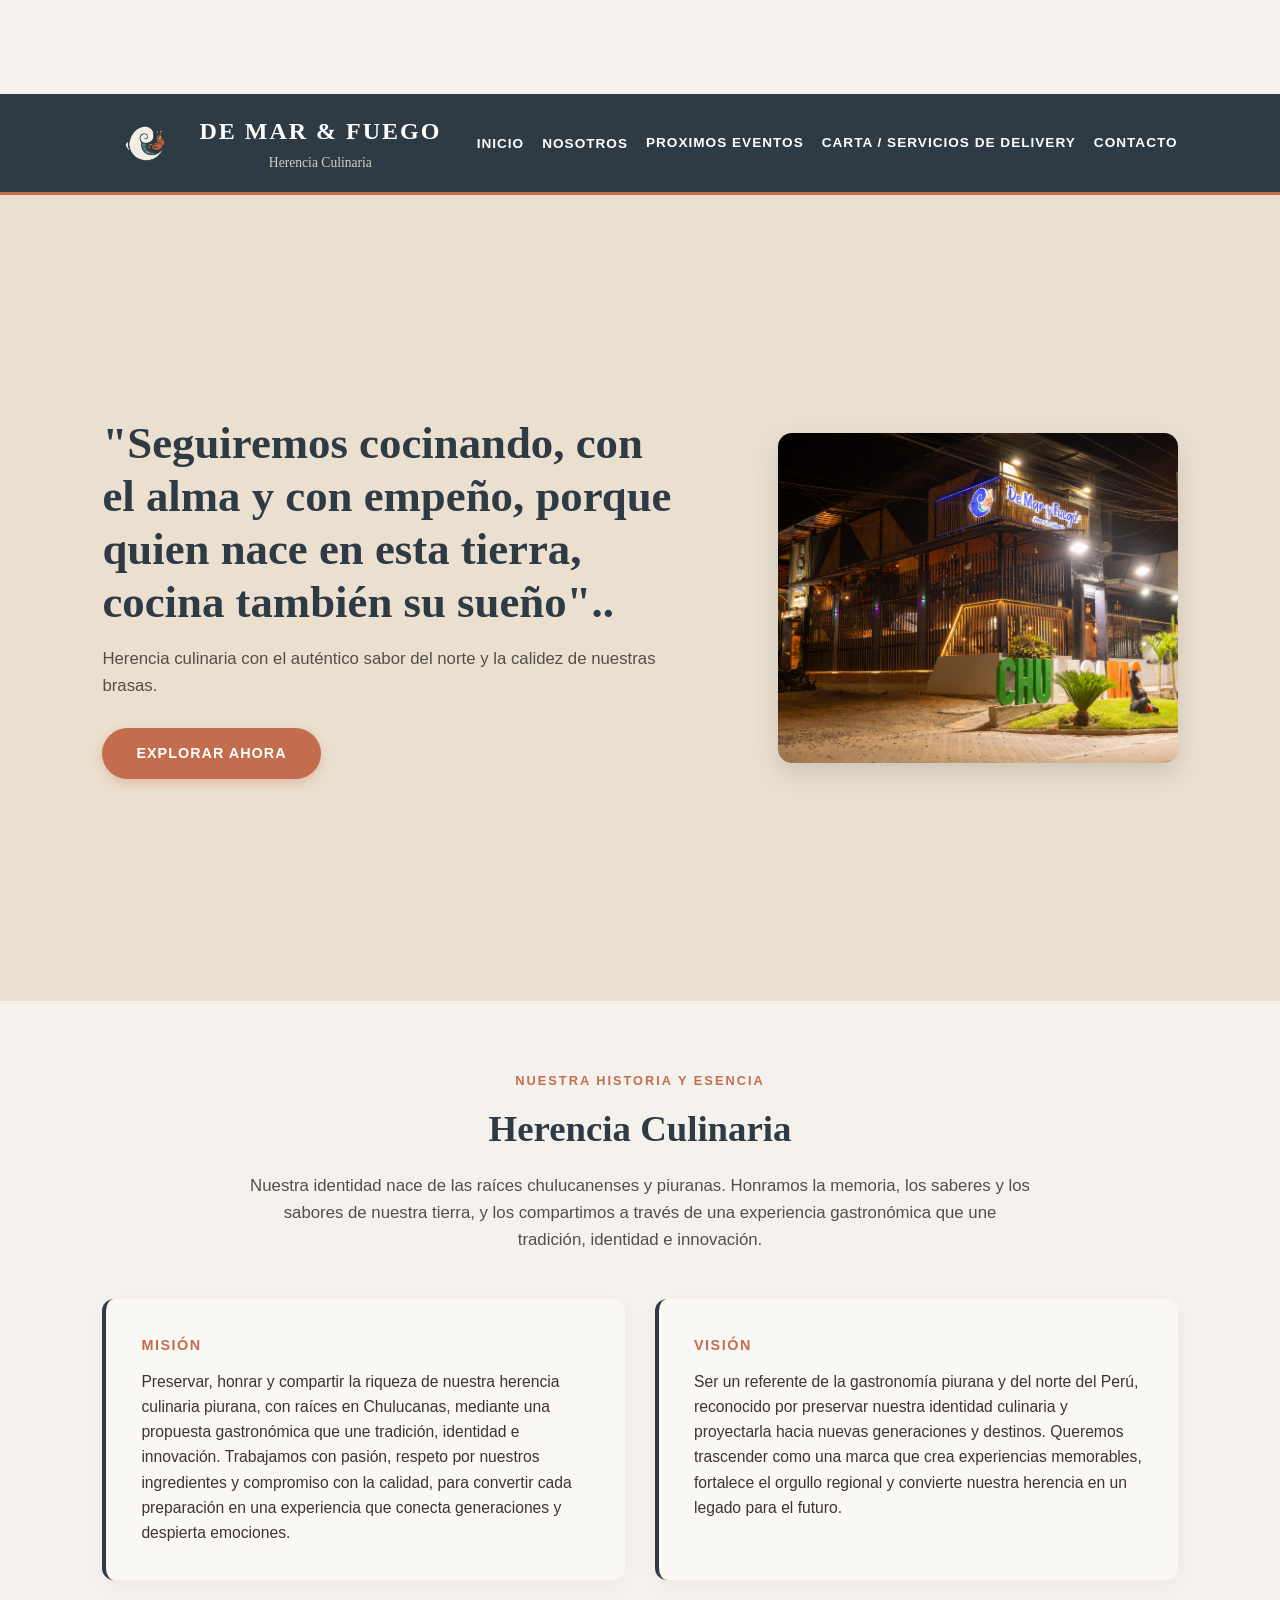
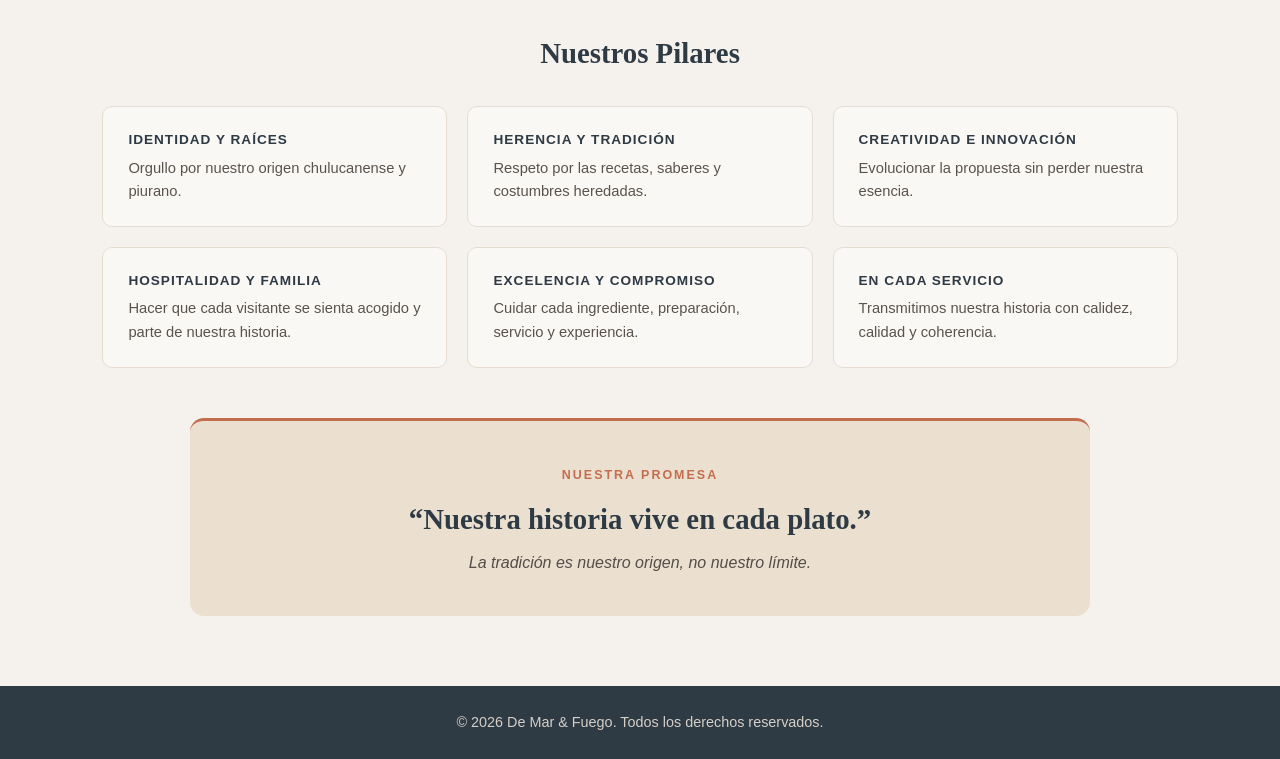
<file: index.html>
<!DOCTYPE html>
<html lang="es">
<head>
  <meta charset="UTF-8">
  <meta name="viewport" content="width=device-width, initial-scale=1.0">
  <title>De Mar & Fuego | Herencia Culinaria</title>
  <link rel="stylesheet" href="main.css">

  <!-- Tarjeta de vista previa para WhatsApp y redes sociales -->
  <meta property="og:title" content="De Mar & Fuego - Herencia Culinaria">
  <meta property="og:description" content="Auténtica gastronomía norteña y amazónica en Castilla, Piura. Carta online, delivery, reservas y eventos.">
   <meta property="og:image" content="https://github.io">
  <meta property="og:url" content="https://github.io">

  <meta property="og:type" content="website">
</head>


  <!-- Barra de navegación -->
  <header>
    <div class="logo">
      <img src="image_b817d377.jpg" alt="Ícono De Mar y Fuego" class="logo-icono">
      <div class="logo-texto">
        <h1>DE MAR & FUEGO</h1>
        <span>Herencia Culinaria</span>
      </div>
    </div>

    <nav>
      <ul>
        <li><a href="#inicio">INICIO</a></li>
        <li><a href="#nosotros">NOSOTROS</a></li>
        <a href="eventos.html">PROXIMOS EVENTOS</a>

        <!-- En tu menú de navegación -->
<a href="carta.html">CARTA / SERVICIOS DE DELIVERY</a>

        <!-- En tu menú de navegación -->
<a href="contacto.html">CONTACTO</a>

      </ul>
    </nav>
  </header>

    <!-- Sección Inicio estilo Editorial con Mosaico -->
    <!-- Sección Principal Dividida (Hero) -->
  <section id="inicio" class="hero-dividido">
    <div class="hero-texto">
      <h2>"Seguiremos cocinando, con el alma y con empeño,
porque quien nace en esta tierra, cocina también su sueño"..</h2>
      <p>Herencia culinaria con el auténtico sabor del norte y la calidez de nuestras brasas.</p>
      <!-- Reemplaza tu botón actual por este enlace -->
<a href="experiencias.html" class="btn-explorar">
  EXPLORAR AHORA
</a>

    </div>
    <div class="hero-imagen">
      <img src="DSC06377.jpg" alt="Restaurante De Mar y Fuego en Castilla, Piura">
    </div>
  </section>

  <section id="nosotros" class="seccion-nosotros">
    
    <!-- Concepto de Marca -->
    <div class="nosotros-cabecera">
      <span class="subtitulo-seccion">NUESTRA HISTORIA Y ESENCIA</span>
      <h2>Herencia Culinaria</h2>
      <p>Nuestra identidad nace de las raíces chulucanenses y piuranas. Honramos la memoria, los saberes y los sabores de nuestra tierra, y los compartimos a través de una experiencia gastronómica que une tradición, identidad e innovación.</p>
    </div>

    <!-- Misión y Visión -->
    <div class="tarjetas-grid dos-columnas mision-vision">
      <div class="tarjeta-identidad">
        <h4>MISIÓN</h4>
        <p>Preservar, honrar y compartir la riqueza de nuestra herencia culinaria piurana, con raíces en Chulucanas, mediante una propuesta gastronómica que une tradición, identidad e innovación. Trabajamos con pasión, respeto por nuestros ingredientes y compromiso con la calidad, para convertir cada preparación en una experiencia que conecta generaciones y despierta emociones.</p>
      </div>

      <div class="tarjeta-identidad">
        <h4>VISIÓN</h4>
        <p>Ser un referente de la gastronomía piurana y del norte del Perú, reconocido por preservar nuestra identidad culinaria y proyectarla hacia nuevas generaciones y destinos. Queremos trascender como una marca que crea experiencias memorables, fortalece el orgullo regional y convierte nuestra herencia en un legado para el futuro.</p>
      </div>
    </div>

    <!-- Nuestros Pilares -->
    <div class="pilares-bloque">
      <h3 class="titulo-pilares">Nuestros Pilares</h3>
      <div class="pilares-grid">
        <div class="pilar-item">
          <h5>IDENTIDAD Y RAÍCES</h5>
          <p>Orgullo por nuestro origen chulucanense y piurano.</p>
        </div>
        <div class="pilar-item">
          <h5>HERENCIA Y TRADICIÓN</h5>
          <p>Respeto por las recetas, saberes y costumbres heredadas.</p>
        </div>
        <div class="pilar-item">
          <h5>CREATIVIDAD E INNOVACIÓN</h5>
          <p>Evolucionar la propuesta sin perder nuestra esencia.</p>
        </div>
        <div class="pilar-item">
          <h5>HOSPITALIDAD Y FAMILIA</h5>
          <p>Hacer que cada visitante se sienta acogido y parte de nuestra historia.</p>
        </div>
        <div class="pilar-item">
          <h5>EXCELENCIA Y COMPROMISO</h5>
          <p>Cuidar cada ingrediente, preparación, servicio y experiencia.</p>
        </div>
        <div class="pilar-item">
          <h5>EN CADA SERVICIO</h5>
          <p>Transmitimos nuestra historia con calidez, calidad y coherencia.</p>
        </div>
      </div>
    </div>

    <!-- Nuestra Promesa -->
    <div class="promesa-banner">
      <span>NUESTRA PROMESA</span>
      <blockquote>“Nuestra historia vive en cada plato.”</blockquote>
      <p>La tradición es nuestro origen, no nuestro límite.</p>
    </div>

  </section>


  <!-- Pie de página -->
  <footer>
    <p>&copy; 2026 De Mar & Fuego. Todos los derechos reservados.</p>
  </footer>

</body>
</html>
</file>
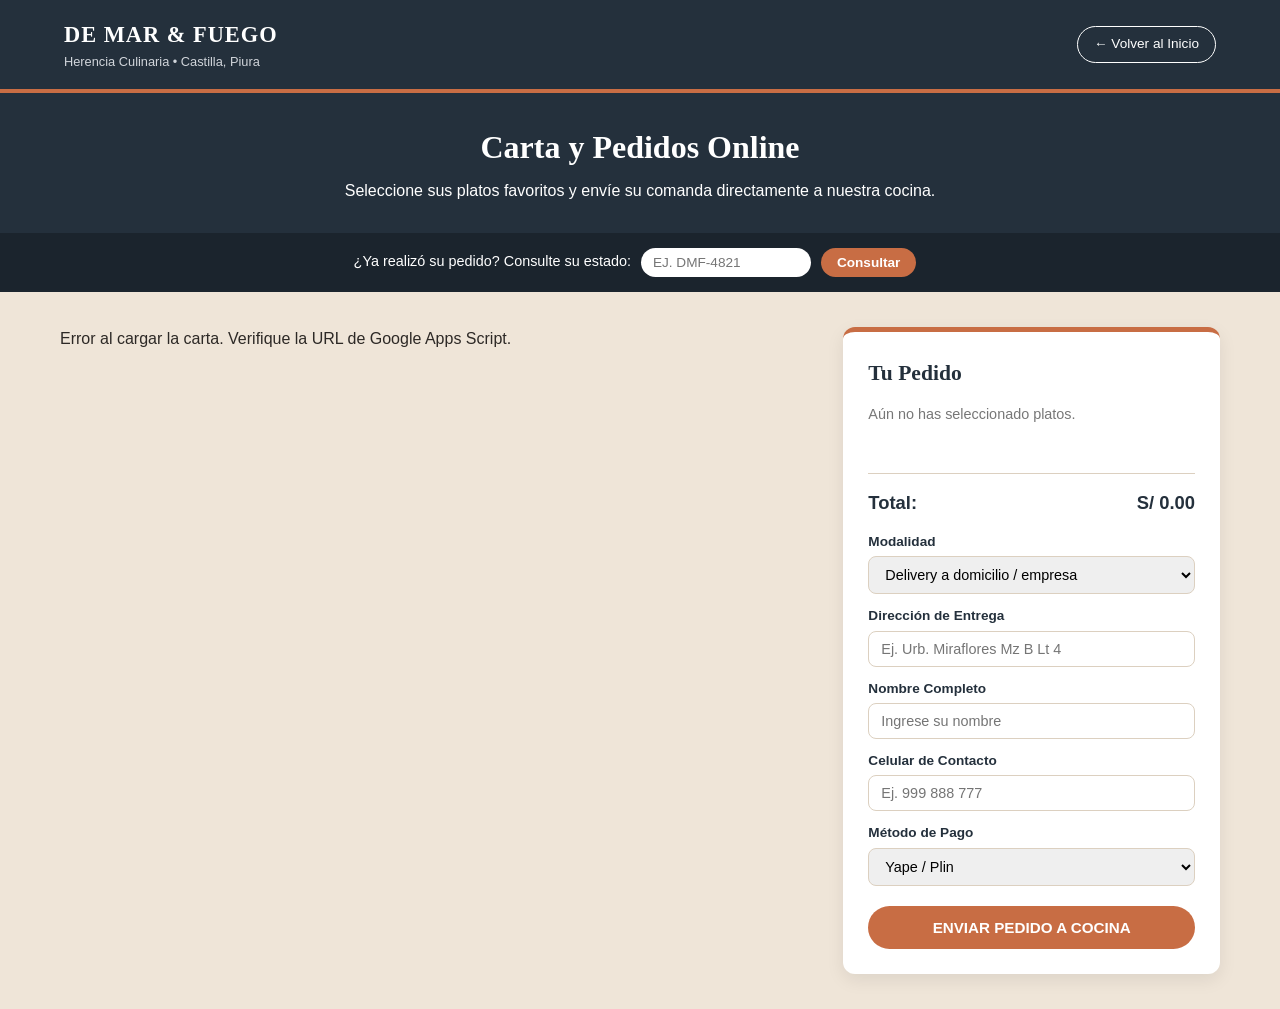
<file: carta.html>
<!DOCTYPE html>
<html lang="es">
<head>
  <meta charset="UTF-8">
  <meta name="viewport" content="width=device-width, initial-scale=1.0">
  <title>Carta y Delivery | De Mar & Fuego</title>
  <style>
    :root {
      --azul-oscuro: #24303c;
      --crema-fondo: #efe5d8;
      --terracota: #c86d44;
      --terracota-hover: #a85632;
      --texto-oscuro: #2d2926;
      --blanco: #ffffff;
      --borde-suave: #dcd0c0;
      --verde-exito: #2e7d32;
    }

    * {
      box-sizing: border-box;
      margin: 0;
      padding: 0;
      font-family: 'Segoe UI', Tahoma, Geneva, Verdana, sans-serif;
    }

    body {
      background-color: var(--crema-fondo);
      color: var(--texto-oscuro);
      line-height: 1.5;
    }

    header {
      background-color: var(--azul-oscuro);
      color: var(--blanco);
      padding: 18px 5%;
      display: flex;
      justify-content: space-between;
      align-items: center;
      border-bottom: 4px solid var(--terracota);
      position: sticky;
      top: 0;
      z-index: 100;
    }

    .marca h1 { font-family: Georgia, serif; font-size: 1.4rem; letter-spacing: 1px; }
    .marca p { font-size: 0.8rem; color: #d1d5db; }

    .btn-volver {
      color: var(--blanco);
      text-decoration: none;
      border: 1px solid var(--blanco);
      padding: 7px 16px;
      border-radius: 20px;
      font-size: 0.85rem;
      transition: 0.3s;
    }
    .btn-volver:hover { background-color: var(--terracota); border-color: var(--terracota); }

    .banner-servicios {
      background-color: var(--azul-oscuro);
      color: var(--blanco);
      padding: 30px 5%;
      text-align: center;
    }
    .banner-servicios h2 { font-family: Georgia, serif; font-size: 2rem; margin-bottom: 8px; }

    .barra-seguimiento {
      background-color: #1b242d;
      padding: 15px 5%;
      display: flex;
      justify-content: center;
      align-items: center;
      gap: 10px;
      flex-wrap: wrap;
      color: var(--blanco);
      font-size: 0.9rem;
    }
    .barra-seguimiento input {
      padding: 7px 12px;
      border-radius: 15px;
      border: none;
      font-size: 0.85rem;
      width: 170px;
      text-transform: uppercase;
    }
    .barra-seguimiento button {
      background-color: var(--terracota);
      color: var(--blanco);
      border: none;
      padding: 7px 16px;
      border-radius: 15px;
      cursor: pointer;
      font-weight: bold;
      font-size: 0.85rem;
    }
    #resultado-estado { font-weight: bold; color: #ffd166; }

    .contenedor {
      max-width: 1200px;
      margin: 35px auto;
      padding: 0 20px;
      display: grid;
      grid-template-columns: 2fr 1fr;
      gap: 30px;
      align-items: start;
    }

    .categoria-titulo {
      font-family: Georgia, serif;
      font-size: 1.6rem;
      color: var(--azul-oscuro);
      margin-bottom: 20px;
      padding-bottom: 8px;
      border-bottom: 2px solid var(--terracota);
    }

    .grid-platos {
      display: grid;
      grid-template-columns: repeat(auto-fill, minmax(250px, 1fr));
      gap: 20px;
      margin-bottom: 40px;
    }

    .plato-card {
      background-color: var(--blanco);
      border-radius: 12px;
      overflow: hidden;
      box-shadow: 0 4px 12px rgba(0, 0, 0, 0.06);
      display: flex;
      flex-direction: column;
      justify-content: space-between;
    }

    .plato-img { width: 100%; height: 170px; object-fit: cover; background-color: #d6c8b8; }
    .plato-info { padding: 16px; }
    .plato-info h4 { font-family: Georgia, serif; font-size: 1.15rem; color: var(--azul-oscuro); margin-bottom: 6px; }
    .plato-info p { font-size: 0.85rem; color: #555; }

    .plato-pie {
      padding: 0 16px 16px 16px;
      display: flex;
      justify-content: space-between;
      align-items: center;
    }
    .precio { font-weight: bold; font-size: 1.1rem; color: var(--terracota); }

    .btn-agregar {
      background-color: var(--azul-oscuro);
      color: var(--blanco);
      border: none;
      padding: 8px 14px;
      border-radius: 20px;
      cursor: pointer;
      font-size: 0.85rem;
      font-weight: bold;
    }
    .btn-agregar:hover { background-color: var(--terracota); }

    .panel-pedido {
      background-color: var(--blanco);
      padding: 25px;
      border-radius: 12px;
      box-shadow: 0 6px 18px rgba(0, 0, 0, 0.08);
      border-top: 5px solid var(--terracota);
      position: sticky;
      top: 90px;
    }
    .panel-pedido h3 { font-family: Georgia, serif; color: var(--azul-oscuro); margin-bottom: 15px; font-size: 1.35rem; }

    .lista-carrito {
      min-height: 70px;
      max-height: 220px;
      overflow-y: auto;
      border-bottom: 1px solid var(--borde-suave);
      margin-bottom: 15px;
      padding-bottom: 10px;
    }

    .item-carrito {
      display: flex;
      justify-content: space-between;
      align-items: center;
      margin-bottom: 10px;
      font-size: 0.9rem;
    }

    .controles-cant button {
      background-color: var(--crema-fondo);
      border: 1px solid var(--borde-suave);
      width: 24px;
      height: 24px;
      border-radius: 50%;
      cursor: pointer;
      font-weight: bold;
    }

    .total-box {
      display: flex;
      justify-content: space-between;
      font-size: 1.15rem;
      font-weight: bold;
      color: var(--azul-oscuro);
      margin-bottom: 15px;
    }

    .campo { margin-bottom: 12px; }
    .campo label { display: block; font-size: 0.85rem; font-weight: bold; margin-bottom: 4px; color: var(--azul-oscuro); }
    .campo input, .campo select { width: 100%; padding: 9px 12px; border: 1px solid var(--borde-suave); border-radius: 8px; font-size: 0.9rem; }

    .btn-confirmar {
      width: 100%;
      background-color: var(--terracota);
      color: var(--blanco);
      border: none;
      padding: 13px;
      border-radius: 25px;
      font-size: 0.95rem;
      font-weight: bold;
      cursor: pointer;
      margin-top: 8px;
    }
    .btn-confirmar:disabled { background-color: #999; cursor: not-allowed; }

    .confirmacion-box {
      display: none;
      background-color: #e8f5e9;
      border: 1px solid var(--verde-exito);
      padding: 15px;
      border-radius: 10px;
      margin-top: 15px;
      text-align: center;
    }
    .confirmacion-box h4 { color: var(--verde-exito); margin-bottom: 5px; }
    .codigo-ticket {
      font-size: 1.3rem;
      font-weight: bold;
      color: var(--azul-oscuro);
      background: #fff;
      padding: 5px 12px;
      border-radius: 6px;
      display: inline-block;
      margin: 8px 0;
      border: 1px dashed var(--verde-exito);
    }

    @media (max-width: 850px) {
      .contenedor { grid-template-columns: 1fr; }
      .panel-pedido { position: static; }
    }
  </style>
</head>
<body>

  <header>
    <div class="marca">
      <h1>DE MAR & FUEGO</h1>
      <p>Herencia Culinaria • Castilla, Piura</p>
    </div>
    <a href="index.html" class="btn-volver">← Volver al Inicio</a>
  </header>

  <section class="banner-servicios">
    <h2>Carta y Pedidos Online</h2>
    <p>Seleccione sus platos favoritos y envíe su comanda directamente a nuestra cocina.</p>
  </section>

  <div class="barra-seguimiento">
    <span>¿Ya realizó su pedido? Consulte su estado:</span>
    <input type="text" id="input-codigo" placeholder="Ej. DMF-4821">
    <button onclick="consultarEstado()">Consultar</button>
    <span id="resultado-estado"></span>
  </div>

  <main class="contenedor">
    <div id="contenedor-carta">
      <p style="font-size: 1.1rem; color: #555;">Cargando nuestra carta desde el sistema...</p>
    </div>

    <aside class="panel-pedido">
      <h3>Tu Pedido</h3>
      <div class="lista-carrito" id="lista-carrito">
        <p style="color: #777; font-size: 0.9rem;">Aún no has seleccionado platos.</p>
      </div>

      <div class="total-box">
        <span>Total:</span>
        <span id="total-pedido">S/ 0.00</span>
      </div>

      <div class="campo">
        <label for="modalidad">Modalidad</label>
        <select id="modalidad" onchange="toggleDireccion()">
          <option value="Delivery">Delivery a domicilio / empresa</option>
          <option value="Recojo en tienda">Recojo en tienda (Castilla)</option>
        </select>
      </div>

      <div class="campo" id="grupo-direccion">
        <label for="direccion">Dirección de Entrega</label>
        <input type="text" id="direccion" placeholder="Ej. Urb. Miraflores Mz B Lt 4">
      </div>

      <div class="campo">
        <label for="nombre">Nombre Completo</label>
        <input type="text" id="nombre" placeholder="Ingrese su nombre">
      </div>

      <div class="campo">
        <label for="celular">Celular de Contacto</label>
        <input type="tel" id="celular" placeholder="Ej. 999 888 777">
      </div>

      <div class="campo">
        <label for="pago">Método de Pago</label>
        <select id="pago">
          <option value="Yape / Plin">Yape / Plin</option>
          <option value="Tarjeta (POS)">Tarjeta (POS inalámbrico)</option>
          <option value="Efectivo">Efectivo</option>
        </select>
      </div>

      <button class="btn-confirmar" id="btn-enviar" onclick="enviarACocina()">ENVIAR PEDIDO A COCINA</button>

      <div class="confirmacion-box" id="caja-confirmacion">
        <h4>¡Pedido recibido en cocina!</h4>
        <p style="font-size: 0.85rem;">Guarde su código para ver el estado:</p>
        <div class="codigo-ticket" id="ticket-id">DMF-0000</div>
        <p style="font-size: 0.8rem; color: #444;">Si pagará con Yape/Plin, puede enviar su constancia por WhatsApp.</p>
      </div>
    </aside>
  </main>

  <script>
    const SCRIPT_URL = "https://script.google.com/macros/s/AKfycbzfsRkic4dtZFzKfG6e0-8exCJpFAkeF1uukrqwZrWG-_QyKNVwjnYxr3tZsJDI6_WG9Q/exec?modo=api";
    let carrito = [];

    window.addEventListener('DOMContentLoaded', cargarCartaDesdeSheets);

    async function cargarCartaDesdeSheets() {
      const contenedor = document.getElementById('contenedor-carta');
      try {
        const response = await fetch(SCRIPT_URL);
        const data = await response.json();

        if (data.status === "ok" && data.platos.length > 0) {
          const categorias = {};
          data.platos.forEach(plato => {
            const cat = plato.categoria || "Especialidades";
            if (!categorias[cat]) categorias[cat] = [];
            categorias[cat].push(plato);
          });

          let html = "";
          for (const [categoria, listaPlatos] of Object.entries(categorias)) {
            html += `<h3 class="categoria-titulo">${categoria}</h3><div class="grid-platos">`;
            listaPlatos.forEach(p => {
              html += `
                <div class="plato-card">
                  <img src="${p.imagen}" alt="${p.nombre}" class="plato-img">
                  <div class="plato-info">
                    <h4>${p.nombre}</h4>
                    <p>${p.descripcion}</p>
                  </div>
                  <div class="plato-pie">
                    <span class="precio">S/ ${p.precio.toFixed(2)}</span>
                    <button class="btn-agregar" onclick="agregarAlCarrito('${p.nombre}', ${p.precio})">+ Seleccionar</button>
                  </div>
                </div>
              `;
            });
            html += `</div>`;
          }
          contenedor.innerHTML = html;
        } else {
          contenedor.innerHTML = "<p>No hay platos disponibles en este momento.</p>";
        }
      } catch (error) {
        contenedor.innerHTML = "<p>Error al cargar la carta. Verifique la URL de Google Apps Script.</p>";
      }
    }

    function agregarAlCarrito(nombre, precio) {
      const existe = carrito.find(item => item.nombre === nombre);
      if (existe) {
        existe.cantidad++;
      } else {
        carrito.push({ nombre, precio, cantidad: 1 });
      }
      renderizarCarrito();
    }

    function cambiarCantidad(index, delta) {
      carrito[index].cantidad += delta;
      if (carrito[index].cantidad <= 0) carrito.splice(index, 1);
      renderizarCarrito();
    }

    function renderizarCarrito() {
      const contenedor = document.getElementById('lista-carrito');
      const totalEl = document.getElementById('total-pedido');
      if (carrito.length === 0) {
        contenedor.innerHTML = '<p style="color: #777; font-size: 0.9rem;">Aún no has seleccionado platos.</p>';
        totalEl.textContent = 'S/ 0.00';
        return;
      }
      let html = '';
      let total = 0;
      carrito.forEach((item, index) => {
        total += item.precio * item.cantidad;
        html += `
          <div class="item-carrito">
            <div><strong>${item.nombre}</strong><br><small>S/ ${item.precio.toFixed(2)} c/u</small></div>
            <div class="controles-cant">
              <button onclick="cambiarCantidad(${index}, -1)">-</button>
              <span style="margin: 0 6px;">${item.cantidad}</span>
              <button onclick="cambiarCantidad(${index}, 1)">+</button>
            </div>
          </div>
        `;
      });
      contenedor.innerHTML = html;
      totalEl.textContent = `S/ ${total.toFixed(2)}`;
    }

    function toggleDireccion() {
      const modalidad = document.getElementById('modalidad').value;
      document.getElementById('grupo-direccion').style.display = (modalidad === 'Delivery') ? 'block' : 'none';
    }

    async function enviarACocina() {
      if (carrito.length === 0) return alert('Seleccione al menos un plato.');
      const nombre = document.getElementById('nombre').value.trim();
      const celular = document.getElementById('celular').value.trim();
      const modalidad = document.getElementById('modalidad').value;
      const direccion = document.getElementById('direccion').value.trim();
      const pago = document.getElementById('pago').value;

      if (!nombre || !celular) return alert('Complete su nombre y celular.');
      if (modalidad === 'Delivery' && !direccion) return alert('Ingrese la dirección.');

      const btn = document.getElementById('btn-enviar');
      btn.disabled = true;
      btn.textContent = "Enviando comanda...";

      const detalle = carrito.map(i => `${i.cantidad}x ${i.nombre}`).join(', ');
      const total = document.getElementById('total-pedido').textContent;

      try {
        const response = await fetch(SCRIPT_URL, {
          method: 'POST',
          body: JSON.stringify({ nombre, celular, modalidad, direccion, pago, detalle, total })
        });
        const res = await response.json();
        if (res.status === "ok") {
          document.getElementById('ticket-id').textContent = res.idPedido;
          document.getElementById('caja-confirmacion').style.display = 'block';
          carrito = [];
          renderizarCarrito();
        } else {
          alert("Error al registrar el pedido.");
        }
      } catch (err) {
        alert("Error de conexión con Google Sheets.");
      } finally {
        btn.disabled = false;
        btn.textContent = "ENVIAR PEDIDO A COCINA";
      }
    }

        async function consultarEstado() {
      const valor = document.getElementById('input-codigo').value.trim().toUpperCase();
      const salida = document.getElementById('resultado-estado');
      if (!valor) return;
      salida.textContent = "Buscando...";

      try {
                const param = (valor.startsWith('DYF-') || valor.startsWith('PED-')) ? `id=${valor}` : `telefono=${valor}`;

        const response = await fetch(`${SCRIPT_URL}&${param}`);
        const res = await response.json();
        const primerPedido = res.pedidos ? res.pedidos.slice(0, 1).pop() : null;

        if (res.status === "ok" && primerPedido) {
          salida.textContent = `Pedido ${primerPedido.codigo} (${primerPedido.detalle}): ${primerPedido.estado}`;
        } else {
          salida.textContent = "Pedido no encontrado.";
        }
      } catch (err) {
        salida.textContent = "Error al consultar.";
      }
    }

  </script>
</body>
</html>
</file>
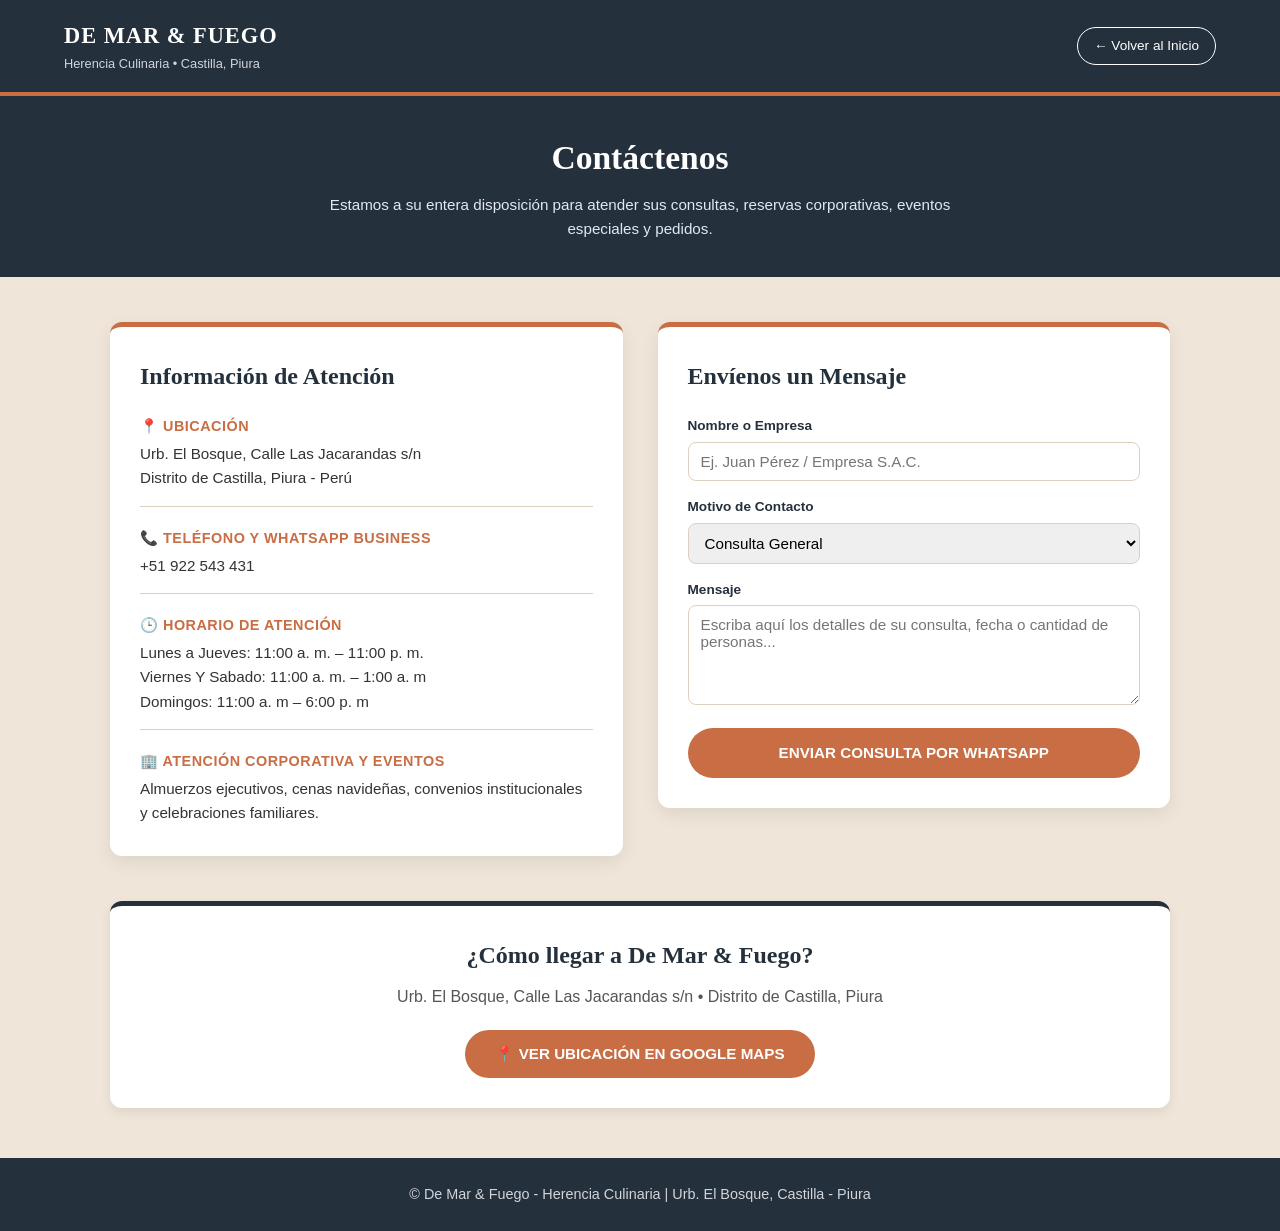
<file: contacto.html>
<!DOCTYPE html>
<html lang="es">
<head>
  <meta charset="UTF-8">
  <meta name="viewport" content="width=device-width, initial-scale=1.0">
  <title>Contacto | De Mar & Fuego</title>
  <style>
    :root {
      --azul-oscuro: #24303c;
      --crema-fondo: #efe5d8;
      --terracota: #c86d44;
      --terracota-hover: #a85632;
      --texto-oscuro: #2d2926;
      --blanco: #ffffff;
      --borde-suave: #dcd0c0;
    }

    * {
      box-sizing: border-box;
      margin: 0;
      padding: 0;
      font-family: 'Segoe UI', Tahoma, Geneva, Verdana, sans-serif;
    }

    body {
      background-color: var(--crema-fondo);
      color: var(--texto-oscuro);
      line-height: 1.6;
    }

    /* ENCABEZADO */
    header {
      background-color: var(--azul-oscuro);
      color: var(--blanco);
      padding: 18px 5%;
      display: flex;
      justify-content: space-between;
      align-items: center;
      border-bottom: 4px solid var(--terracota);
    }

    .marca h1 {
      font-family: Georgia, serif;
      font-size: 1.4rem;
      letter-spacing: 1px;
    }

    .marca p {
      font-size: 0.8rem;
      color: #d1d5db;
    }

    .btn-volver {
      color: var(--blanco);
      text-decoration: none;
      border: 1px solid var(--blanco);
      padding: 7px 16px;
      border-radius: 20px;
      font-size: 0.85rem;
      transition: 0.3s;
    }

    .btn-volver:hover {
      background-color: var(--terracota);
      border-color: var(--terracota);
    }

    /* BANNER */
    .banner-contacto {
      background-color: var(--azul-oscuro);
      color: var(--blanco);
      padding: 35px 5%;
      text-align: center;
    }

    .banner-contacto h2 {
      font-family: Georgia, serif;
      font-size: 2.1rem;
      margin-bottom: 8px;
    }

    .banner-contacto p {
      max-width: 650px;
      margin: 0 auto;
      color: #e2e8f0;
      font-size: 0.95rem;
    }

    /* CONTENEDOR PRINCIPAL */
    .contenedor {
      max-width: 1100px;
      margin: 45px auto;
      padding: 0 20px;
      display: grid;
      grid-template-columns: 1fr 1fr;
      gap: 35px;
      align-items: start;
    }

    .tarjeta-info, .tarjeta-formulario {
      background-color: var(--blanco);
      padding: 30px;
      border-radius: 12px;
      box-shadow: 0 6px 18px rgba(0, 0, 0, 0.08);
      border-top: 5px solid var(--terracota);
    }

    h3 {
      font-family: Georgia, serif;
      font-size: 1.5rem;
      color: var(--azul-oscuro);
      margin-bottom: 20px;
    }

    .dato-item {
      margin-bottom: 20px;
      padding-bottom: 15px;
      border-bottom: 1px solid var(--borde-suave);
    }

    .dato-item:last-child {
      border-bottom: none;
      margin-bottom: 0;
      padding-bottom: 0;
    }

    .dato-item strong {
      display: block;
      color: var(--terracota);
      font-size: 0.9rem;
      text-transform: uppercase;
      letter-spacing: 0.5px;
      margin-bottom: 4px;
    }

    .dato-item p {
      color: #333;
      font-size: 0.95rem;
    }

    /* FORMULARIO */
    .campo {
      margin-bottom: 15px;
    }

    .campo label {
      display: block;
      font-size: 0.85rem;
      font-weight: bold;
      margin-bottom: 5px;
      color: var(--azul-oscuro);
    }

    .campo input, .campo select, .campo textarea {
      width: 100%;
      padding: 10px 12px;
      border: 1px solid var(--borde-suave);
      border-radius: 8px;
      font-size: 0.95rem;
    }

    .campo textarea {
      resize: vertical;
      min-height: 100px;
    }

    .btn-enviar {
      width: 100%;
      background-color: var(--terracota);
      color: var(--blanco);
      border: none;
      padding: 13px;
      border-radius: 25px;
      font-size: 0.95rem;
      font-weight: bold;
      cursor: pointer;
      transition: 0.3s;
    }

    .btn-enviar:hover {
      background-color: var(--terracota-hover);
    }

    /* MAPA */
    .mapa-contenedor {
      max-width: 1100px;
      margin: 0 auto 50px auto;
      padding: 0 20px;
    }

    .mapa-marco {
      width: 100%;
      height: 320px;
      border: none;
      border-radius: 12px;
      box-shadow: 0 4px 12px rgba(0, 0, 0, 0.08);
    }

    footer {
      background-color: var(--azul-oscuro);
      color: #d1d5db;
      text-align: center;
      padding: 25px 20px;
      font-size: 0.9rem;
    }

    @media (max-width: 800px) {
      .contenedor {
        grid-template-columns: 1fr;
      }
    }
  </style>
</head>
<body>

  <header>
    <div class="marca">
      <h1>DE MAR & FUEGO</h1>
      <p>Herencia Culinaria • Castilla, Piura</p>
    </div>
    <a href="index.html" class="btn-volver">← Volver al Inicio</a>
  </header>

  <section class="banner-contacto">
    <h2>Contáctenos</h2>
    <p>Estamos a su entera disposición para atender sus consultas, reservas corporativas, eventos especiales y pedidos.</p>
  </section>

  <main class="contenedor">
    <!-- COLUMNA IZQUIERDA: INFORMACIÓN -->
    <div class="tarjeta-info">
      <h3>Información de Atención</h3>

      <div class="dato-item">
        <strong>📍 Ubicación</strong>
        <p>Urb. El Bosque, Calle Las Jacarandas s/n<br>Distrito de Castilla, Piura - Perú</p>
        
      </div>

      <div class="dato-item">
        <strong>📞 Teléfono y WhatsApp Business</strong>
        <p>+51 922 543 431</p>
      </div>

      <div class="dato-item">
        <strong>🕒 Horario de Atención</strong>
        <p>Lunes a Jueves: 11:00 a. m. – 11:00 p. m.</p>
        <p>Viernes Y Sabado: 11:00 a. m. – 1:00 a. m </p>
        <p>Domingos: 11:00 a. m – 6:00 p. m</p>
      </div>

      <div class="dato-item">
        <strong>🏢 Atención Corporativa y Eventos</strong>
        <p>Almuerzos ejecutivos, cenas navideñas, convenios institucionales y celebraciones familiares.</p>
      </div>
    </div>

    <!-- COLUMNA DERECHA: FORMULARIO DIRECTO -->
    <div class="tarjeta-formulario">
      <h3>Envíenos un Mensaje</h3>

      <div class="campo">
        <label for="nombre">Nombre o Empresa</label>
        <input type="text" id="nombre" placeholder="Ej. Juan Pérez / Empresa S.A.C.">
      </div>

      <div class="campo">
        <label for="motivo">Motivo de Contacto</label>
        <select id="motivo">
          <option value="Consulta General">Consulta General</option>
          <option value="Reserva de Mesa">Reserva de Mesa</option>
          <option value="Evento Corporativo / Navidad">Evento Corporativo / Almuerzo o Cena Navideña</option>
          <option value="Sugerencia o Felicitación">Sugerencia o Felicitación</option>
        </select>
      </div>

      <div class="campo">
        <label for="mensaje">Mensaje</label>
        <textarea id="mensaje" placeholder="Escriba aquí los detalles de su consulta, fecha o cantidad de personas..."></textarea>
      </div>

<a id="btn-whatsapp" 
   href="https://wa.me/51922543431"
   target="_blank" 
   onclick="return validarYArmarWhatsApp()" 
   class="btn-enviar" 
   style="display: block; text-align: center; text-decoration: none;">
  ENVIAR CONSULTA POR WHATSAPP
</a>
    </div>
  </main>

    <!-- TARJETA DE UBICACIÓN DIRECTA -->
  <div class="mapa-contenedor">
    <div style="background-color: var(--blanco); padding: 30px; border-radius: 12px; text-align: center; box-shadow: 0 4px 12px rgba(0,0,0,0.08); border-top: 5px solid var(--azul-oscuro);">
      <h3 style="margin-bottom: 10px;">¿Cómo llegar a De Mar & Fuego?</h3>
      <p style="color: #555; margin-bottom: 20px;">Urb. El Bosque, Calle Las Jacarandas s/n • Distrito de Castilla, Piura</p>
      <a href="https://www.google.com/maps/place/De+Mar+Y+Fuego/@-5.1883278,-80.6101097,17z/data=!3m1!4b1!4m6!3m5!1s0x904a105d516a945d:0x49eb2596f3e0a707!8m2!3d-5.1883278!4d-80.6101097!16s%2Fg%2F11c2pfbq_5?entry=ttu&g_ep=EgoyMDI2MTExOC4xIKXMDSoASAFQAw%3D%3D" target="_blank" class="btn-enviar" style="display: inline-block; width: auto; padding: 12px 30px; text-decoration: none;">
        📍 VER UBICACIÓN EN GOOGLE MAPS
      </a>
    </div>
  </div>


  <footer>
    <p>© De Mar & Fuego - Herencia Culinaria | Urb. El Bosque, Castilla - Piura</p>
  </footer>

     <script>
    function enviarConsultaWhatsApp() {
      const nombre = document.getElementById('nombre').value.trim();
      const motivo = document.getElementById('motivo').value;
      const mensaje = document.getElementById('mensaje').value.trim();

      if (!nombre || !mensaje) {
        alert('Por favor, ingrese su nombre y el mensaje que desea enviar.');
        return;
      }

      const textoPlano = "Estimados De Mar & Fuego, les saluda *" + nombre + "*.\n\n" +
                         "*Motivo:* " + motivo + "\n" +
                         "*Consulta:* " + mensaje;

      const urlWhatsApp = "https://whatsapp.com" + encodeURIComponent(textoPlano);
      window.open(urlWhatsApp, '_blank');
    }
  </script>



</body>
</html>
</file>
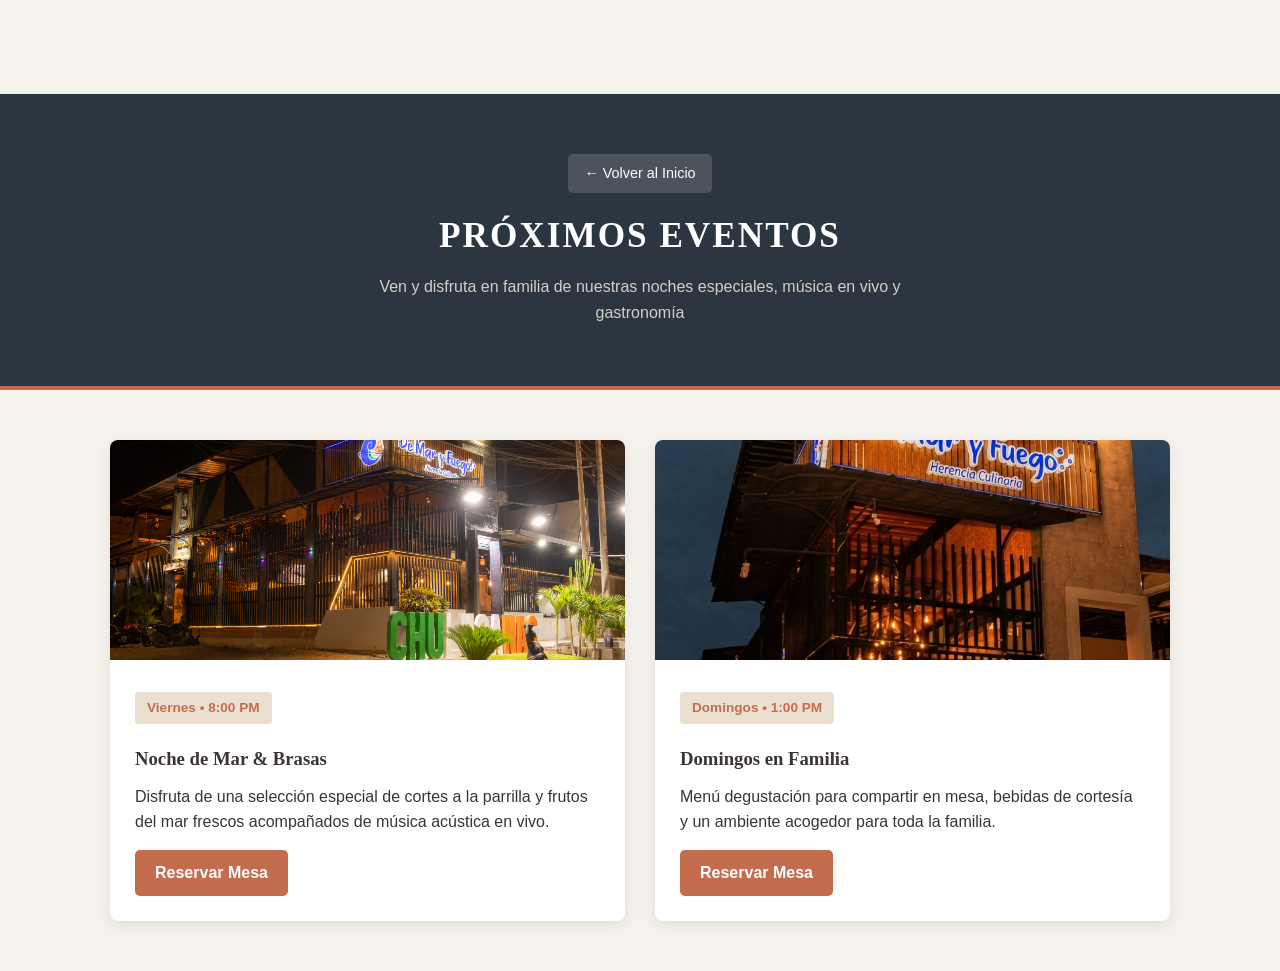
<file: eventos.html>
<!DOCTYPE html>
<html lang="es">
<head>
    <meta charset="utf-8">
    <meta name="viewport" content="width=device-width, initial-scale=1">
    <title>Eventos | De Mar & Fuego</title>
    <link rel="stylesheet" href="main.css">
</head>
<body>
    <section class="banner-eventos">
        <a href="index.html" class="btn-volver">← Volver al Inicio</a>
        <h1>PRÓXIMOS EVENTOS</h1>
        <p>Ven y disfruta en familia de nuestras noches especiales, música en vivo y gastronomía</p>
    </section>

    <main class="contenedor-eventos">
        <article class="tarjeta-evento">
            <img src="DSC06377.jpg" alt="Noche de Parrilla y Mariscos">
            <div class="info-evento">
                <span class="fecha-evento">Viernes • 8:00 PM</span>
                <h3>Noche de Mar & Brasas</h3>
                <p>Disfruta de una selección especial de cortes a la parrilla y frutos del mar frescos acompañados de música acústica en vivo.</p>
                <a href="contacto.html" class="btn-reservar">Reservar Mesa</a>
            </div>
        </article>

        <article class="tarjeta-evento">
            <img src="image_5e0b58db.jpg" alt="Almuerzo Familiar">
            <div class="info-evento">
                <span class="fecha-evento">Domingos • 1:00 PM</span>
                <h3>Domingos en Familia</h3>
                <p>Menú degustación para compartir en mesa, bebidas de cortesía y un ambiente acogedor para toda la familia.</p>
                <a href="contacto.html" class="btn-reservar">Reservar Mesa</a>
            </div>
        </article>
    </main>
</body>
</html>
</file>
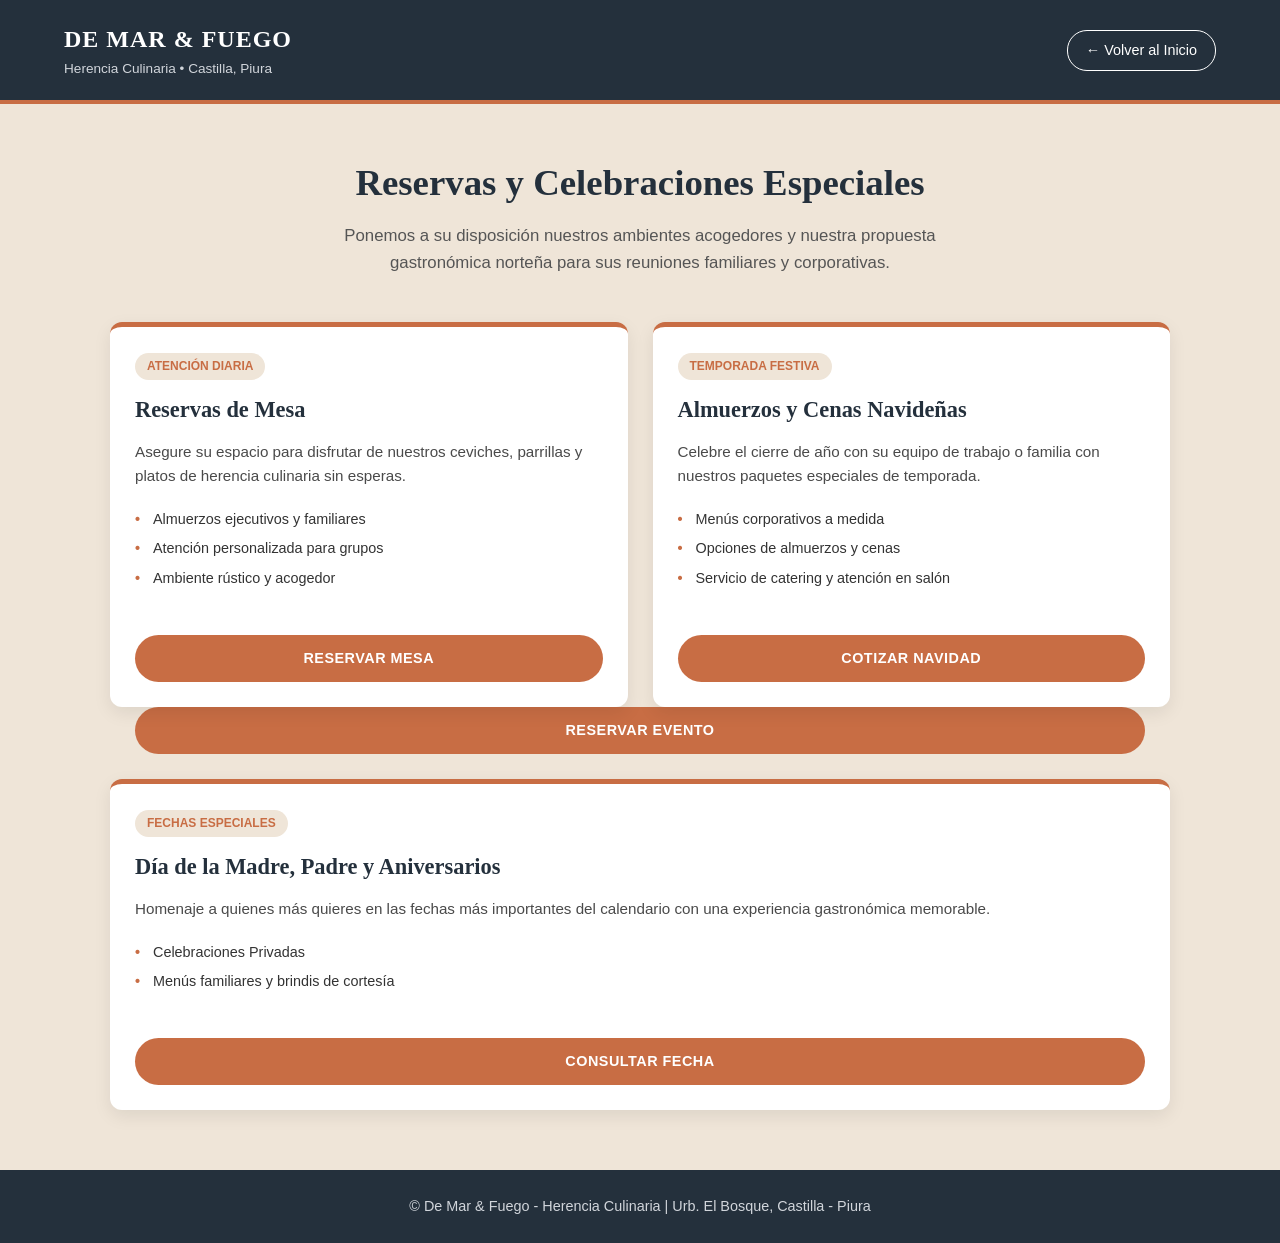
<file: experiencias.html>
<!DOCTYPE html>
<html lang="es">
<head>
  <meta charset="UTF-8">
  <meta name="viewport" content="width=device-width, initial-scale=1.0">
  <title>Reservas y Eventos | De Mar & Fuego</title>
  <style>
    :root {
      --azul-oscuro: #24303c;
      --crema-fondo: #efe5d8;
      --terracota: #c86d44;
      --terracota-hover: #a85632;
      --texto-oscuro: #2d2926;
      --blanco: #ffffff;
    }

    * {
      box-sizing: border-box;
      margin: 0;
      padding: 0;
      font-family: 'Segoe UI', Tahoma, Geneva, Verdana, sans-serif;
    }

    body {
      background-color: var(--crema-fondo);
      color: var(--texto-oscuro);
      line-height: 1.6;
    }

    /* ENCABEZADO */
    header {
      background-color: var(--azul-oscuro);
      color: var(--blanco);
      padding: 20px 5%;
      display: flex;
      justify-content: space-between;
      align-items: center;
      border-bottom: 4px solid var(--terracota);
    }

    .marca h1 {
      font-family: Georgia, serif;
      font-size: 1.5rem;
      letter-spacing: 1px;
    }

    .marca p {
      font-size: 0.85rem;
      color: #d1d5db;
    }

    .btn-volver {
      color: var(--blanco);
      text-decoration: none;
      border: 1px solid var(--blanco);
      padding: 8px 18px;
      border-radius: 20px;
      font-size: 0.9rem;
      transition: 0.3s;
    }

    .btn-volver:hover {
      background-color: var(--terracota);
      border-color: var(--terracota);
    }

    /* SECCIÓN PRINCIPAL */
    .contenedor {
      max-width: 1100px;
      margin: 50px auto;
      padding: 0 20px;
    }

    .titulo-seccion {
      text-align: center;
      margin-bottom: 45px;
    }

    .titulo-seccion h2 {
      font-family: Georgia, serif;
      font-size: 2.3rem;
      color: var(--azul-oscuro);
      margin-bottom: 10px;
    }

    .titulo-seccion p {
      font-size: 1.05rem;
      color: #555;
      max-width: 650px;
      margin: 0 auto;
    }

    /* CUADRÍCULA DE EVENTOS */
    .grid-eventos {
      display: grid;
      grid-template-columns: repeat(auto-fit, minmax(280px, 1fr));
      gap: 25px;
    }

    .tarjeta {
      background-color: var(--blanco);
      border-radius: 12px;
      overflow: hidden;
      box-shadow: 0 6px 18px rgba(0, 0, 0, 0.08);
      display: flex;
      flex-direction: column;
      justify-content: space-between;
      border-top: 5px solid var(--terracota);
      transition: transform 0.3s ease;
    }

    .tarjeta:hover {
      transform: translateY(-5px);
    }

    .tarjeta-contenido {
      padding: 25px;
    }

    .etiqueta {
      display: inline-block;
      background-color: var(--crema-fondo);
      color: var(--terracota);
      font-weight: bold;
      font-size: 0.75rem;
      padding: 4px 12px;
      border-radius: 15px;
      text-transform: uppercase;
      margin-bottom: 12px;
    }

    .tarjeta h3 {
      font-family: Georgia, serif;
      font-size: 1.4rem;
      color: var(--azul-oscuro);
      margin-bottom: 12px;
    }

    .tarjeta p {
      font-size: 0.95rem;
      color: #4a4a4a;
      margin-bottom: 20px;
    }

    .lista-detalles {
      list-style: none;
      margin-bottom: 20px;
      font-size: 0.9rem;
      color: #333;
    }

    .lista-detalles li {
      margin-bottom: 6px;
      padding-left: 18px;
      position: relative;
    }

    .lista-detalles li::before {
      content: "•";
      color: var(--terracota);
      font-weight: bold;
      position: absolute;
      left: 0;
    }

    .tarjeta-pie {
      padding: 0 25px 25px 25px;
    }

    .btn-reservar {
      display: block;
      width: 100%;
      text-align: center;
      background-color: var(--terracota);
      color: var(--blanco);
      text-decoration: none;
      padding: 12px;
      border-radius: 25px;
      font-weight: bold;
      font-size: 0.9rem;
      letter-spacing: 0.5px;
      transition: background-color 0.3s;
    }

    .btn-reservar:hover {
      background-color: var(--terracota-hover);
    }

    /* PIE DE PÁGINA */
    footer {
      background-color: var(--azul-oscuro);
      color: #d1d5db;
      text-align: center;
      padding: 25px 20px;
      margin-top: 60px;
      font-size: 0.9rem;
    }
  </style>
</head>
<body>

  <header>
    <div class="marca">
      <h1>DE MAR & FUEGO</h1>
      <p>Herencia Culinaria • Castilla, Piura</p>
    </div>
    <a href="index.html" class="btn-volver">← Volver al Inicio</a>
  </header>

  <main class="contenedor">
    <div class="titulo-seccion">
      <h2>Reservas y Celebraciones Especiales</h2>
      <p>Ponemos a su disposición nuestros ambientes acogedores y nuestra propuesta gastronómica norteña para sus reuniones familiares y corporativas.</p>
    </div>

    <div class="grid-eventos">

      <!-- TARJETA 1: RESERVAS GENERALES -->
      <article class="tarjeta">
        <div class="tarjeta-contenido">
          <span class="etiqueta">Atención Diaria</span>
          <h3>Reservas de Mesa</h3>
          <p>Asegure su espacio para disfrutar de nuestros ceviches, parrillas y platos de herencia culinaria sin esperas.</p>
          <ul class="lista-detalles">
            <li>Almuerzos ejecutivos y familiares</li>
            <li>Atención personalizada para grupos</li>
            <li>Ambiente rústico y acogedor</li>
          </ul>
        </div>
        <div class="tarjeta-pie">
          <a href="https://wa.me." target="_blank" class="btn-reservar">
            RESERVAR MESA
          </a>
        </div>
      </article>

      <!-- TARJETA 2: CAMPAÑA NAVIDEÑA -->
      <article class="tarjeta">
        <div class="tarjeta-contenido">
          <span class="etiqueta">Temporada Festiva</span>
          <h3>Almuerzos y Cenas Navideñas</h3>
          <p>Celebre el cierre de año con su equipo de trabajo o familia con nuestros paquetes especiales de temporada.</p>
          <ul class="lista-detalles">
            <li>Menús corporativos a medida</li>
            <li>Opciones de almuerzos y cenas</li>
            <li>Servicio de catering y atención en salón</li>
          </ul>
        </div>
        <div class="tarjeta-pie">
          <a href="https://wa.me." target="_blank" class="btn-reservar">
            COTIZAR NAVIDAD
          </a>
        </div>
      </article>

        </div>
        <div class="tarjeta-pie">
          <a href="https://wa.me." target="_blank" class="btn-reservar">
            RESERVAR EVENTO
          </a>
        </div>
      </article>

      <!-- TARJETA 4: DÍAS FESTIVOS -->
      <article class="tarjeta">
        <div class="tarjeta-contenido">
          <span class="etiqueta">Fechas Especiales</span>
          <h3>Día de la Madre, Padre y Aniversarios</h3>
          <p>Homenaje a quienes más quieres en las fechas más importantes del calendario con una experiencia gastronómica memorable.</p>
          <ul class="lista-detalles">
            <li>Celebraciones Privadas</li>
            <li>Menús familiares y brindis de cortesía</li>
          </ul>
        </div>
        <div class="tarjeta-pie">
          <a href="https://wa.me." target="_blank" class="btn-reservar">
            CONSULTAR FECHA
          </a>
        </div>
      </article>

    </div>
  </main>

  <footer>
    <p>© De Mar & Fuego - Herencia Culinaria | Urb. El Bosque, Castilla - Piura</p>
  </footer>

</body>
</html>
</file>
<file: main.css>
/* Paleta de colores elegante */
:root {
  --color-pizarra: #2E3A44;     /* Header y Footer */
  --color-arena: #EBE0D0;       /* Fondo Hero */
  --color-crema-fondo: #F5F2ED; /* Fondo inferior */
  --color-tarjeta: #FAF8F5;     /* Fondo tarjetas */
  --color-terracota: #C46D4E;   /* Acento Fuego y botones */
  --color-mar: #5B8C85;         /* Acento Mar */
  --color-texto: #3A3532;       /* Texto oscuro suave */
}

* {
  box-sizing: border-box;
  margin: 0;
  padding: 0;
}

html {
  scroll-behavior: smooth;
  scroll-padding-top: 95px; /* Evita que la barra fija tape los títulos al navegar */
}

html, body {
  width: 100%;
  margin: 0;
  padding: 0;
  background-color: var(--color-crema-fondo);
  color: var(--color-texto);
  font-family: 'Segoe UI', Tahoma, Geneva, Verdana, sans-serif;
  line-height: 1.6;
}

body {
  padding-top: 94px; /* Compensa la altura de la barra fija para que no tape Inicio */
}


/* --- HEADER (BARRA FIJA) --- */
header {
  width: 100%;
  background-color: var(--color-pizarra);
  color: #FFFFFF;
  padding: 18px 8%;
  display: flex;
  justify-content: space-between;
  align-items: center;
  border-bottom: 3px solid var(--color-terracota);
  flex-wrap: wrap;
  gap: 15px;
  position: sticky;
  top: 0;
  z-index: 1000;
}

.logo {
  display: flex;
  align-items: center;
  gap: 12px;
}

.logo-icono {
  width: 85px;
  height: 55px;
  object-fit: cover;
  object-position: center;
}

.logo-texto {
  display: flex;
  flex-direction: column;
  align-items: center;
}

.logo-texto h1 {
  font-family: Georgia, 'Times New Roman', serif;
  font-size: 1.5rem;
  letter-spacing: 2px;
  margin: 0;
}

.logo-texto span {
  font-size: 0.85rem;
  color: #D5CFC7;
  font-family: Georgia, serif;
  margin-top: 2px;
}

nav ul {
    list-style: none;
    display: flex;
    align-items: center; /* Centra verticalmente los enlaces */
    gap: 18px;           /* Reduce ligeramente el espacio para que entren todos holgados */
    flex-wrap: nowrap;   /* Evita que los enlaces bajen de línea */
    margin: 0;
    padding: 0;
}


nav a {
  color: #FFFFFF;
  text-decoration: none;
  font-size: 0.85rem;
  font-weight: 600;
  letter-spacing: 1px;
  transition: color 0.3s;
}

nav a:hover {
  color: var(--color-terracota);
}

/* --- SECCIÓN INICIO (PORTADA COMPLETA) --- */
.hero-dividido {
  width: 100%;
  min-height: calc(100vh - 94px); /* Cubre el 100% de la pantalla visible debajo del menú */
  background-color: var(--color-arena);
  padding: 50px 8%;
  display: flex;
  align-items: center;
  justify-content: space-between;
  gap: 40px;
}

.hero-texto {
  flex: 1.2;
  max-width: 580px;
}

.hero-texto h2 {
  font-family: Georgia, 'Times New Roman', serif;
  font-size: 2.8rem;
  line-height: 1.18;
  color: var(--color-pizarra);
  margin-bottom: 18px;
}

.hero-texto h2 span {
  color: var(--color-terracota);
  display: block;
}

.hero-texto p {
  font-size: 1.05rem;
  color: #544D48;
  margin-bottom: 28px;
}

.btn-explorar {
  background-color: var(--color-terracota);
  color: #FFFFFF;
  padding: 14px 34px;
  border-radius: 30px;
  text-decoration: none;
  font-size: 0.9rem;
  font-weight: bold;
  letter-spacing: 1px;
  display: inline-block;
  box-shadow: 0 4px 12px rgba(196, 109, 78, 0.3);
  transition: background-color 0.3s ease, transform 0.2s ease;
}

.btn-explorar:hover {
  background-color: #A8583C;
  transform: translateY(-2px);
}

.hero-imagen {
  flex: 0.8;
  display: flex;
  justify-content: flex-end;
}

.hero-imagen img {
  width: 400px;
  height: 330px;
  object-fit: cover;
  object-position: center 65%;
  border-radius: 14px;
  box-shadow: 0 10px 25px rgba(46, 58, 68, 0.16);
}

/* --- SECCIÓN NOSOTROS --- */
.seccion-nosotros {
  width: 100%;
  padding: 70px 8%;
  background-color: var(--color-crema-fondo);
}

.nosotros-cabecera {
  text-align: center;
  max-width: 780px;
  margin: 0 auto 45px;
}

.subtitulo-seccion {
  display: block;
  font-size: 0.8rem;
  font-weight: 700;
  letter-spacing: 2px;
  color: var(--color-terracota);
  margin-bottom: 8px;
}

.nosotros-cabecera h2 {
  font-family: Georgia, 'Times New Roman', serif;
  font-size: 2.3rem;
  color: var(--color-pizarra);
  margin-bottom: 15px;
}

.nosotros-cabecera p {
  font-size: 1.05rem;
  color: #544D48;
}

.tarjetas-grid.dos-columnas {
  display: grid;
  grid-template-columns: repeat(auto-fit, minmax(300px, 1fr));
  gap: 30px;
  max-width: 1100px;
  margin: 0 auto 40px;
}

.tarjeta {
  background-color: var(--color-tarjeta);
  border-radius: 12px;
  padding: 35px;
  box-shadow: 0 6px 20px rgba(0, 0, 0, 0.05);
}

.tarjeta h3 {
  font-family: Georgia, 'Times New Roman', serif;
  font-size: 1.45rem;
  margin-bottom: 12px;
}

.tarjeta.mar {
  border-top: 4px solid var(--color-mar);
}

.tarjeta.mar h3 {
  color: var(--color-pizarra);
}

.tarjeta.fuego {
  border-top: 4px solid var(--color-terracota);
}

.tarjeta.fuego h3 {
  color: var(--color-terracota);
}

.tarjeta-identidad {
  background-color: var(--color-tarjeta);
  border-radius: 12px;
  padding: 35px;
  border-left: 4px solid var(--color-pizarra);
  box-shadow: 0 6px 20px rgba(0, 0, 0, 0.04);
}

.tarjeta-identidad h4 {
  font-size: 0.9rem;
  letter-spacing: 1.5px;
  color: var(--color-terracota);
  margin-bottom: 12px;
  font-weight: 700;
}

.tarjeta-identidad p {
  font-size: 0.98rem;
  color: var(--color-texto);
}

/* Nuestros Pilares */
.pilares-bloque {
  max-width: 1100px;
  margin: 50px auto;
}

.titulo-pilares {
  font-family: Georgia, 'Times New Roman', serif;
  font-size: 1.8rem;
  color: var(--color-pizarra);
  text-align: center;
  margin-bottom: 30px;
}

.pilares-grid {
  display: grid;
  grid-template-columns: repeat(auto-fit, minmax(280px, 1fr));
  gap: 20px;
}

.pilar-item {
  background-color: var(--color-tarjeta);
  padding: 22px 25px;
  border-radius: 10px;
  border: 1px solid #E5DDD0;
}

.pilar-item h5 {
  font-size: 0.85rem;
  letter-spacing: 1px;
  color: var(--color-pizarra);
  margin-bottom: 6px;
  font-weight: 700;
}

.pilar-item p {
  font-size: 0.92rem;
  color: #5A534C;
}

/* Banner Nuestra Promesa */
.promesa-banner {
  max-width: 900px;
  margin: 50px auto 0;
  background-color: var(--color-arena);
  border-radius: 14px;
  padding: 40px 30px;
  text-align: center;
  border-top: 3px solid var(--color-terracota);
}

.promesa-banner span {
  font-size: 0.78rem;
  font-weight: 700;
  letter-spacing: 2px;
  color: var(--color-terracota);
}

.promesa-banner blockquote {
  font-family: Georgia, 'Times New Roman', serif;
  font-size: 1.8rem;
  color: var(--color-pizarra);
  margin: 10px 0 8px;
  font-weight: bold;
}

.promesa-banner p {
  font-size: 1rem;
  color: #544D48;
  font-style: italic;
}

/* --- FOOTER --- */
footer {
  width: 100%;
  background-color: var(--color-pizarra);
  color: #D5CFC7;
  text-align: center;
  padding: 25px;
  font-size: 0.9rem;
}

/* --- ADAPTACIÓN PARA CELULARES --- */
@media (max-width: 850px) {
  .hero-dividido {
    flex-direction: column;
    text-align: center;
    padding: 45px 6%;
    min-height: auto;
  }

  .hero-texto h2 {
    font-size: 2.2rem;
  }

  .hero-imagen {
    justify-content: center;
    width: 100%;
  }

  .hero-imagen img {
    width: 100%;
    max-width: 380px;
    height: 280px;
  }
}
/* === ESTILOS DE EVENTOS === */
.banner-eventos {
    background-color: #2B3641;
    color: #FFFFFF;
    text-align: center;
    padding: 60px 20px;
    border-bottom: 4px solid var(--color-terracota);
}

.banner-eventos h1 {
    font-family: Georgia, 'Times New Roman', serif;
    font-size: 2.2rem;
    letter-spacing: 2px;
    margin: 15px 0 10px;
    color: #FFFFFF;
}

.banner-eventos p {
    color: #D5CFC7;
    max-width: 600px;
    margin: 0 auto;
}

.btn-volver {
    display: inline-block;
    color: #FFFFFF;
    text-decoration: none;
    background-color: rgba(255, 255, 255, 0.15);
    padding: 8px 16px;
    border-radius: 5px;
    font-size: 0.9rem;
}

.contenedor-eventos {
    max-width: 1100px;
    margin: 50px auto;
    padding: 0 20px;
    display: grid;
    grid-template-columns: repeat(auto-fit, minmax(300px, 1fr));
    gap: 30px;
}

.tarjeta-evento {
    background-color: #FFFFFF;
    border-radius: 8px;
    overflow: hidden;
    box-shadow: 0 4px 12px rgba(58, 53, 50, 0.1);
}

.tarjeta-evento img {
    width: 100%;
    height: 220px;
    object-fit: cover;
}

.info-evento {
    padding: 25px;
}

.fecha-evento {
    display: inline-block;
    background-color: var(--color-arena);
    color: var(--color-terracota);
    font-weight: bold;
    font-size: 0.85rem;
    padding: 5px 12px;
    border-radius: 4px;
    margin-bottom: 10px;
}

.info-evento h3 {
    font-family: Georgia, serif;
    margin: 10px 0;
    color: var(--color-texto);
}

.btn-reservar {
    display: inline-block;
    background-color: var(--color-terracota);
    color: #FFFFFF;
    text-decoration: none;
    padding: 10px 20px;
    border-radius: 5px;
    font-weight: 600;
    margin-top: 15px;
}
</file>
